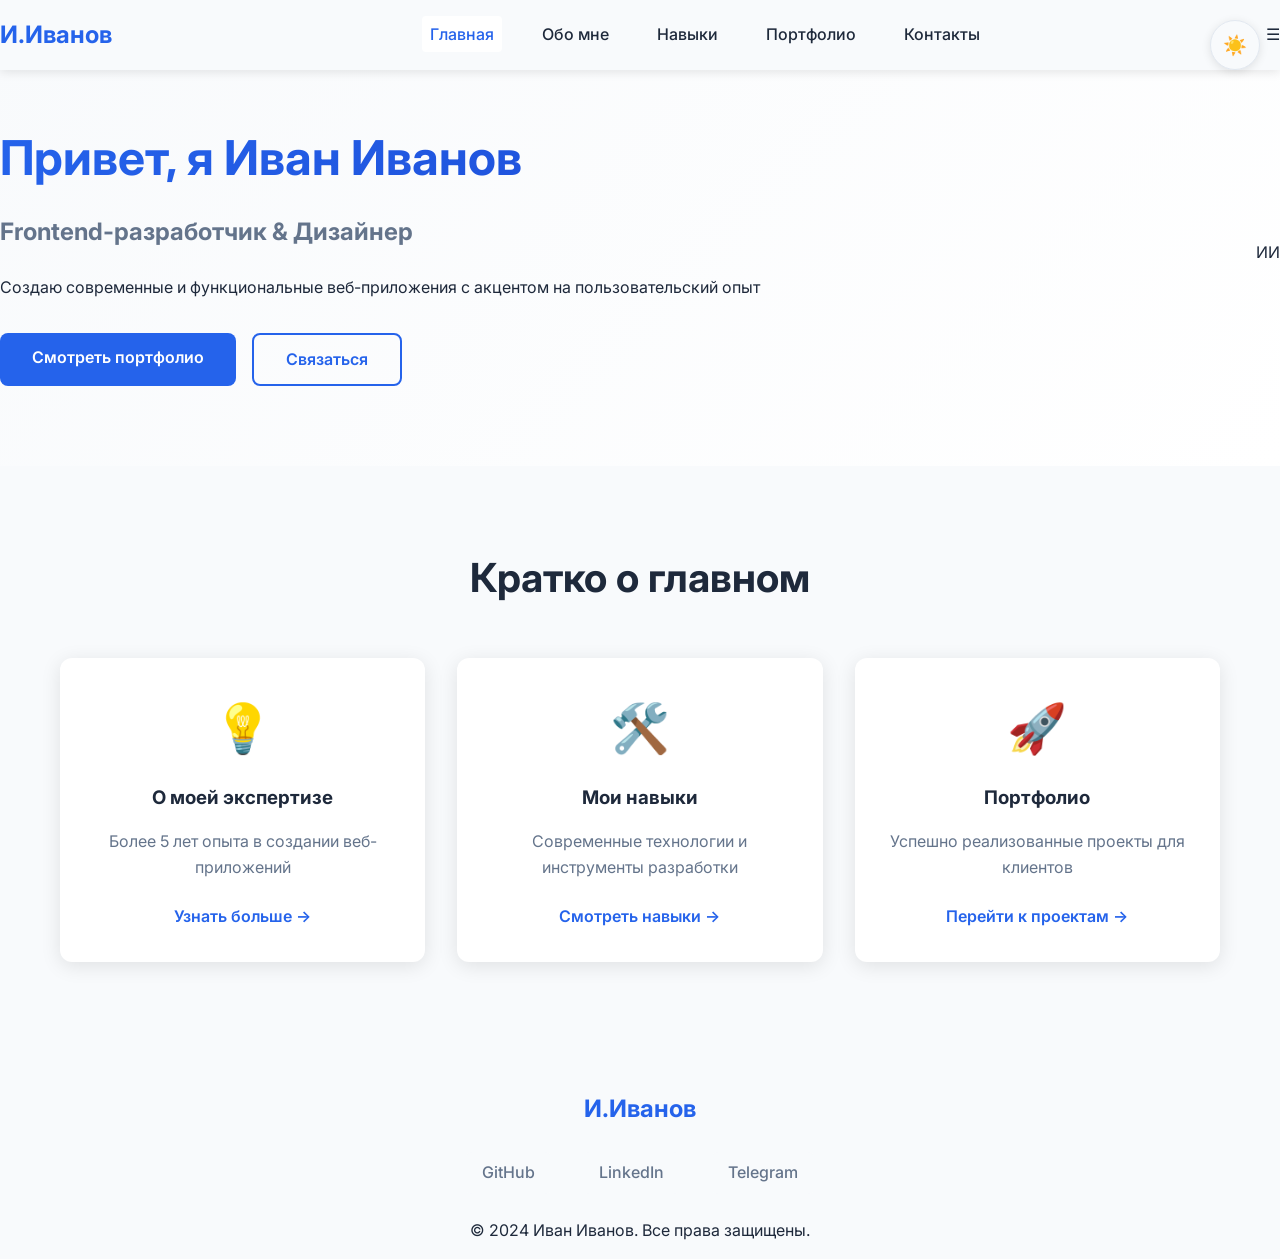
<file: index.html>
<!DOCTYPE html>
<html lang="ru">
<head>
    <meta charset="UTF-8">
    <meta name="viewport" content="width=device-width, initial-scale=1.0">
    <title>Портфолио - Главная</title>
    <link rel="stylesheet" href="style.css">
    <link href="https://fonts.googleapis.com/css2?family=Inter:wght@300;400;500;600;700&display=swap" rel="stylesheet">
</head>
<body class="light-theme">
    <!-- Переключатель темы -->
    <div class="theme-toggle">
        <button id="themeSwitch" class="theme-btn">
            <span class="sun">☀️</span>
            <span class="moon">🌙</span>
        </button>
    </div>

    <!-- Навигация -->
    <nav class="navbar">
        <div class="nav-container">
            <div class="logo">И.Иванов</div>
            <ul class="nav-menu">
                <li><a href="index.html" class="active">Главная</a></li>
                <li><a href="about.html">Обо мне</a></li>
                <li><a href="skills.html">Навыки</a></li>
                <li><a href="portfolio.html">Портфолио</a></li>
                <li><a href="contacts.html">Контакты</a></li>
            </ul>
            <div class="mobile-menu">☰</div>
        </div>
    </nav>

    <!-- Главная секция -->
    <section class="hero">
        <div class="hero-content">
            <div class="hero-text">
                <h1>Привет, я Иван Иванов</h1>
                <h2>Frontend-разработчик & Дизайнер</h2>
                <p>Создаю современные и функциональные веб-приложения с акцентом на пользовательский опыт</p>
                <div class="hero-buttons">
                    <a href="portfolio.html" class="btn btn-primary">Смотреть портфолио</a>
                    <a href="contacts.html" class="btn btn-secondary">Связаться</a>
                </div>
            </div>
            <div class="hero-image">
                <div class="avatar-placeholder">ИИ</div>
            </div>
        </div>
    </section>

    <!-- Краткие секции preview -->
    <section class="preview-section">
        <div class="container">
            <h2 class="section-title">Кратко о главном</h2>
            <div class="preview-grid">
                <div class="preview-card">
                    <div class="preview-icon">💡</div>
                    <h3>О моей экспертизе</h3>
                    <p>Более 5 лет опыта в создании веб-приложений</p>
                    <a href="about.html" class="link-more">Узнать больше →</a>
                </div>
                <div class="preview-card">
                    <div class="preview-icon">🛠️</div>
                    <h3>Мои навыки</h3>
                    <p>Современные технологии и инструменты разработки</p>
                    <a href="skills.html" class="link-more">Смотреть навыки →</a>
                </div>
                <div class="preview-card">
                    <div class="preview-icon">🚀</div>
                    <h3>Портфолио</h3>
                    <p>Успешно реализованные проекты для клиентов</p>
                    <a href="portfolio.html" class="link-more">Перейти к проектам →</a>
                </div>
            </div>
        </div>
    </section>

    <!-- Футер -->
    <footer class="footer">
        <div class="container">
            <div class="footer-content">
                <div class="footer-logo">И.Иванов</div>
                <div class="social-links">
                    <a href="#" class="social-link">GitHub</a>
                    <a href="#" class="social-link">LinkedIn</a>
                    <a href="#" class="social-link">Telegram</a>
                </div>
                <p>&copy; 2024 Иван Иванов. Все права защищены.</p>
            </div>
        </div>
    </footer>

    <script src="script.js"></script>
</body>
</html>

    <script src="script.js"></script>
</body>
</html>
</file>
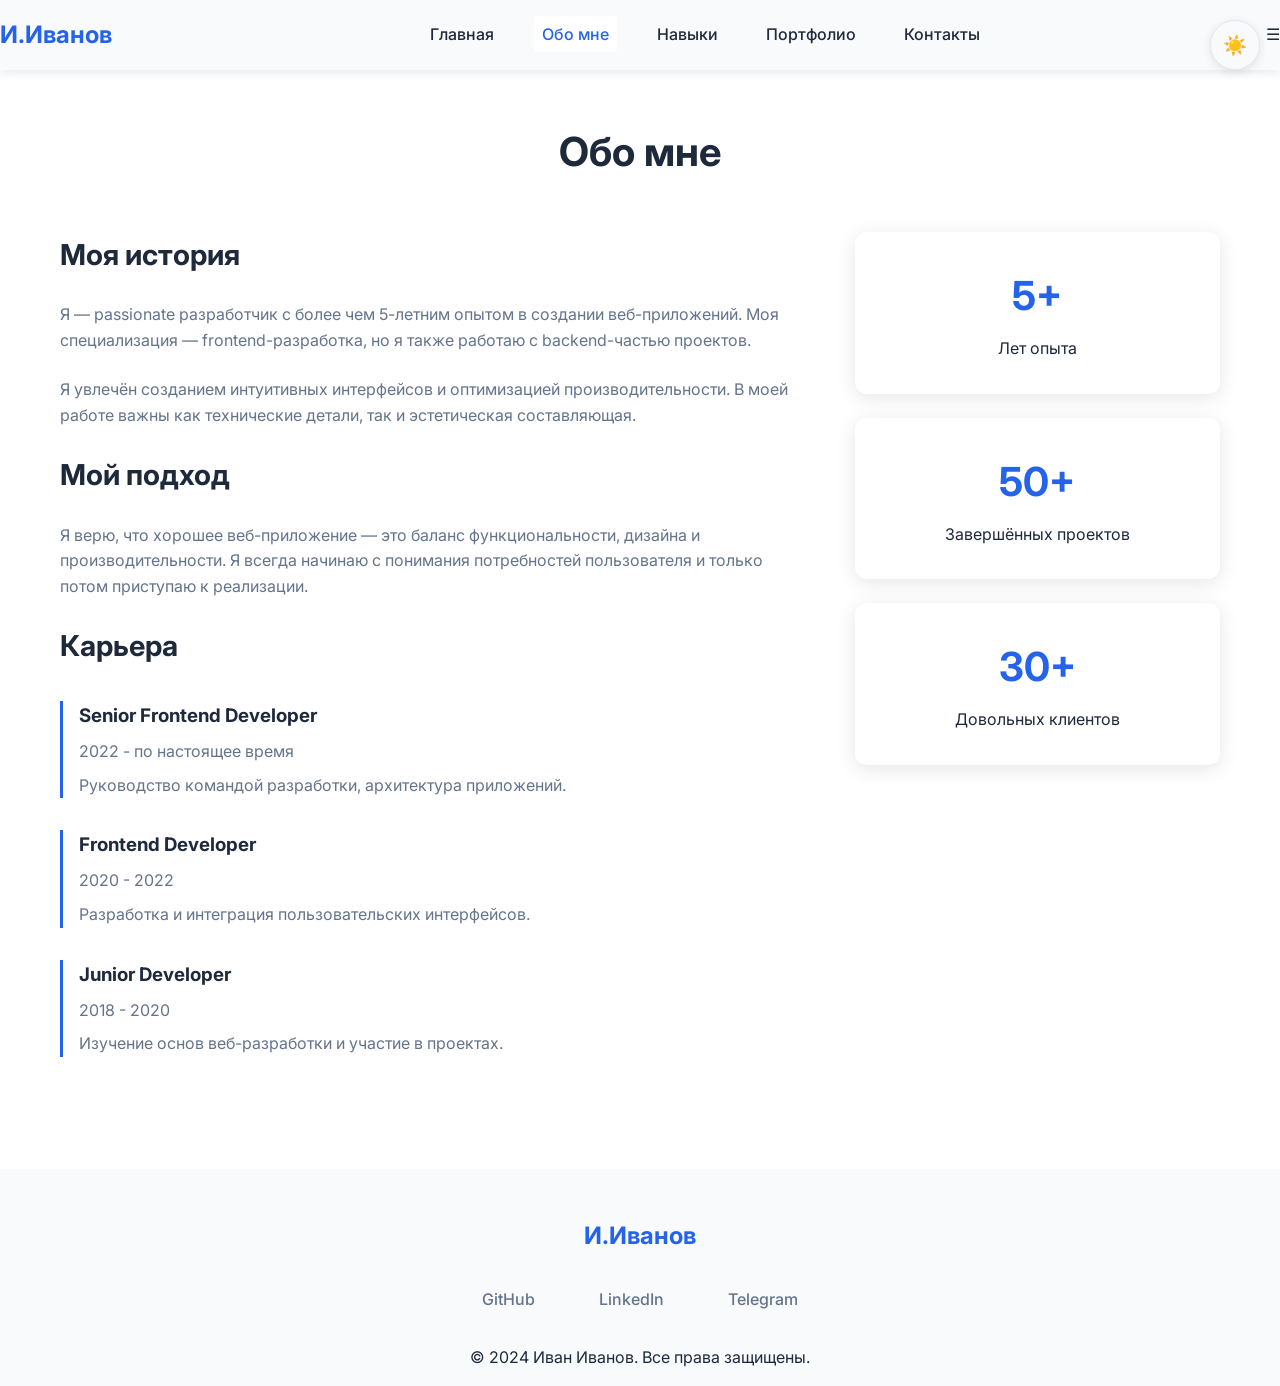
<file: about.html>
<!DOCTYPE html>
<html lang="ru">
<head>
    <meta charset="UTF-8">
    <meta name="viewport" content="width=device-width, initial-scale=1.0">
    <title>Портфолио - Обо мне</title>
    <link rel="stylesheet" href="style.css">
    <link href="https://fonts.googleapis.com/css2?family=Inter:wght@300;400;500;600;700&display=swap" rel="stylesheet">
</head>
<body class="light-theme">
    <!-- Переключатель темы -->
    <div class="theme-toggle">
        <button id="themeSwitch" class="theme-btn">
            <span class="sun">☀️</span>
            <span class="moon">🌙</span>
        </button>
    </div>

    <!-- Навигация -->
    <nav class="navbar">
        <div class="nav-container">
            <div class="logo">И.Иванов</div>
            <ul class="nav-menu">
                <li><a href="index.html">Главная</a></li>
                <li><a href="about.html" class="active">Обо мне</a></li>
                <li><a href="skills.html">Навыки</a></li>
                <li><a href="portfolio.html">Портфолио</a></li>
                <li><a href="contacts.html">Контакты</a></li>
            </ul>
            <div class="mobile-menu">☰</div>
        </div>
    </nav>

    <!-- Секция "Обо мне" -->
    <section class="page-section">
        <div class="container">
            <h1 class="page-title">Обо мне</h1>
            <div class="about-content">
                <div class="about-text">
                    <h2>Моя история</h2>
                    <p>Я — passionate разработчик с более чем 5-летним опытом в создании веб-приложений. Моя специализация — frontend-разработка, но я также работаю с backend-частью проектов.</p>
                    <p>Я увлечён созданием интуитивных интерфейсов и оптимизацией производительности. В моей работе важны как технические детали, так и эстетическая составляющая.</p>
                    
                    <h2>Мой подход</h2>
                    <p>Я верю, что хорошее веб-приложение — это баланс функциональности, дизайна и производительности. Я всегда начинаю с понимания потребностей пользователя и только потом приступаю к реализации.</p>
                    
                    <h2>Карьера</h2>
                    <div class="timeline">
                        <div class="timeline-item">
                            <h3>Senior Frontend Developer</h3>
                            <p>2022 - по настоящее время</p>
                            <p>Руководство командой разработки, архитектура приложений.</p>
                        </div>
                        <div class="timeline-item">
                            <h3>Frontend Developer</h3>
                            <p>2020 - 2022</p>
                            <p>Разработка и интеграция пользовательских интерфейсов.</p>
                        </div>
                        <div class="timeline-item">
                            <h3>Junior Developer</h3>
                            <p>2018 - 2020</p>
                            <p>Изучение основ веб-разработки и участие в проектах.</p>
                        </div>
                    </div>
                </div>
                <div class="about-stats">
                    <div class="stat-card">
                        <h3>5+</h3>
                        <p>Лет опыта</p>
                    </div>
                    <div class="stat-card">
                        <h3>50+</h3>
                        <p>Завершённых проектов</p>
                    </div>
                    <div class="stat-card">
                        <h3>30+</h3>
                        <p>Довольных клиентов</p>
                    </div>
                </div>
            </div>
        </div>
    </section>

    <!-- Футер -->
    <footer class="footer">
        <div class="container">
            <div class="footer-content">
                <div class="footer-logo">И.Иванов</div>
                <div class="social-links">
                    <a href="#" class="social-link">GitHub</a>
                    <a href="#" class="social-link">LinkedIn</a>
                    <a href="#" class="social-link">Telegram</a>
                </div>
                <p>&copy; 2024 Иван Иванов. Все права защищены.</p>
            </div>
        </div>
    </footer>

    <script src="script.js"></script>
</body>
</html>
</file>
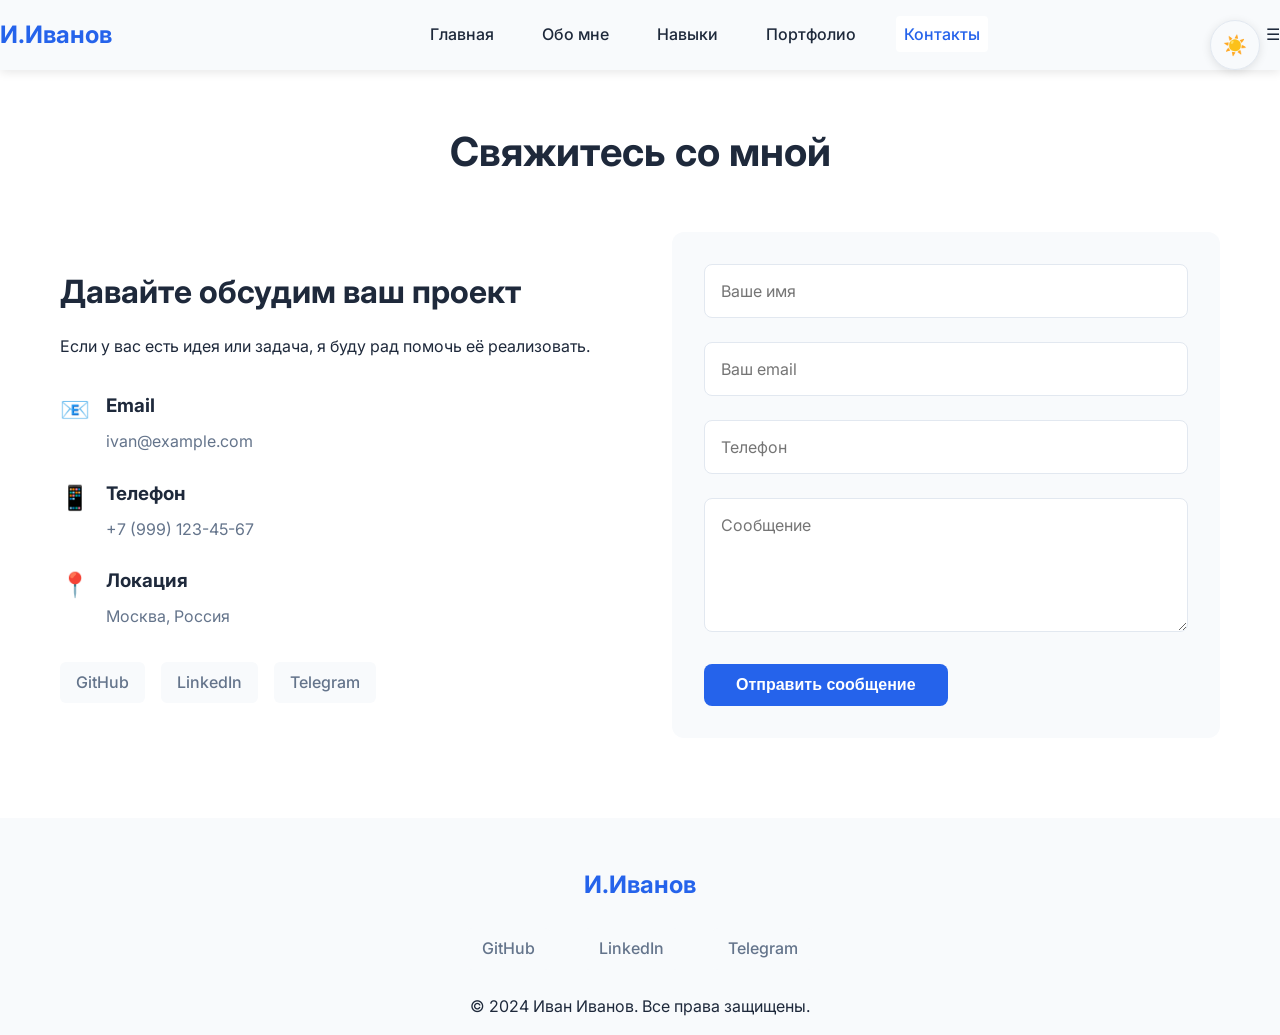
<file: contacts.html>
<!DOCTYPE html>
<html lang="ru">
<head>
    <meta charset="UTF-8">
    <meta name="viewport" content="width=device-width, initial-scale=1.0">
    <title>Портфолио - Контакты</title>
    <link rel="stylesheet" href="style.css">
    <link href="https://fonts.googleapis.com/css2?family=Inter:wght@300;400;500;600;700&display=swap" rel="stylesheet">
</head>
<body class="light-theme">
    <!-- Переключатель темы -->
    <div class="theme-toggle">
        <button id="themeSwitch" class="theme-btn">
            <span class="sun">☀️</span>
            <span class="moon">🌙</span>
        </button>
    </div>

    <!-- Навигация -->
    <nav class="navbar">
        <div class="nav-container">
            <div class="logo">И.Иванов</div>
            <ul class="nav-menu">
                <li><a href="index.html">Главная</a></li>
                <li><a href="about.html">Обо мне</a></li>
                <li><a href="skills.html">Навыки</a></li>
                <li><a href="portfolio.html">Портфолио</a></li>
                <li><a href="contacts.html" class="active">Контакты</a></li>
            </ul>
            <div class="mobile-menu">☰</div>
        </div>
    </nav>

    <!-- Секция "Контакты" -->
    <section class="page-section">
        <div class="container">
            <h1 class="page-title">Свяжитесь со мной</h1>
            <div class="contact-content">
                <div class="contact-info">
                    <h2>Давайте обсудим ваш проект</h2>
                    <p>Если у вас есть идея или задача, я буду рад помочь её реализовать.</p>
                    
                    <div class="contact-details">
                        <div class="contact-item">
                            <span>📧</span>
                            <div>
                                <h3>Email</h3>
                                <p>ivan@example.com</p>
                            </div>
                        </div>
                        <div class="contact-item">
                            <span>📱</span>
                            <div>
                                <h3>Телефон</h3>
                                <p>+7 (999) 123-45-67</p>
                            </div>
                        </div>
                        <div class="contact-item">
                            <span>📍</span>
                            <div>
                                <h3>Локация</h3>
                                <p>Москва, Россия</p>
                            </div>
                        </div>
                    </div>
                    
                    <div class="social-links-large">
                        <a href="#" class="social-link">GitHub</a>
                        <a href="#" class="social-link">LinkedIn</a>
                        <a href="#" class="social-link">Telegram</a>
                    </div>
                </div>
                
                <form class="contact-form">
                    <div class="form-group">
                        <input type="text" placeholder="Ваше имя" required>
                    </div>
                    <div class="form-group">
                        <input type="email" placeholder="Ваш email" required>
                    </div>
                    <div class="form-group">
                        <input type="tel" placeholder="Телефон">
                    </div>
                    <div class="form-group">
                        <textarea placeholder="Сообщение" rows="5" required></textarea>
                    </div>
                    <button type="submit" class="btn btn-primary">Отправить сообщение</button>
                </form>
            </div>
        </div>
    </section>

    <!-- Футер -->
    <footer class="footer">
        <div class="container">
            <div class="footer-content">
                <div class="footer-logo">И.Иванов</div>
                <div class="social-links">
                    <a href="#" class="social-link">GitHub</a>
                    <a href="#" class="social-link">LinkedIn</a>
                    <a href="#" class="social-link">Telegram</a>
                </div>
                <p>&copy; 2024 Иван Иванов. Все права защищены.</p>
            </div>
        </div>
    </footer>

    <script src="script.js"></script>
</body>
</html>
</file>
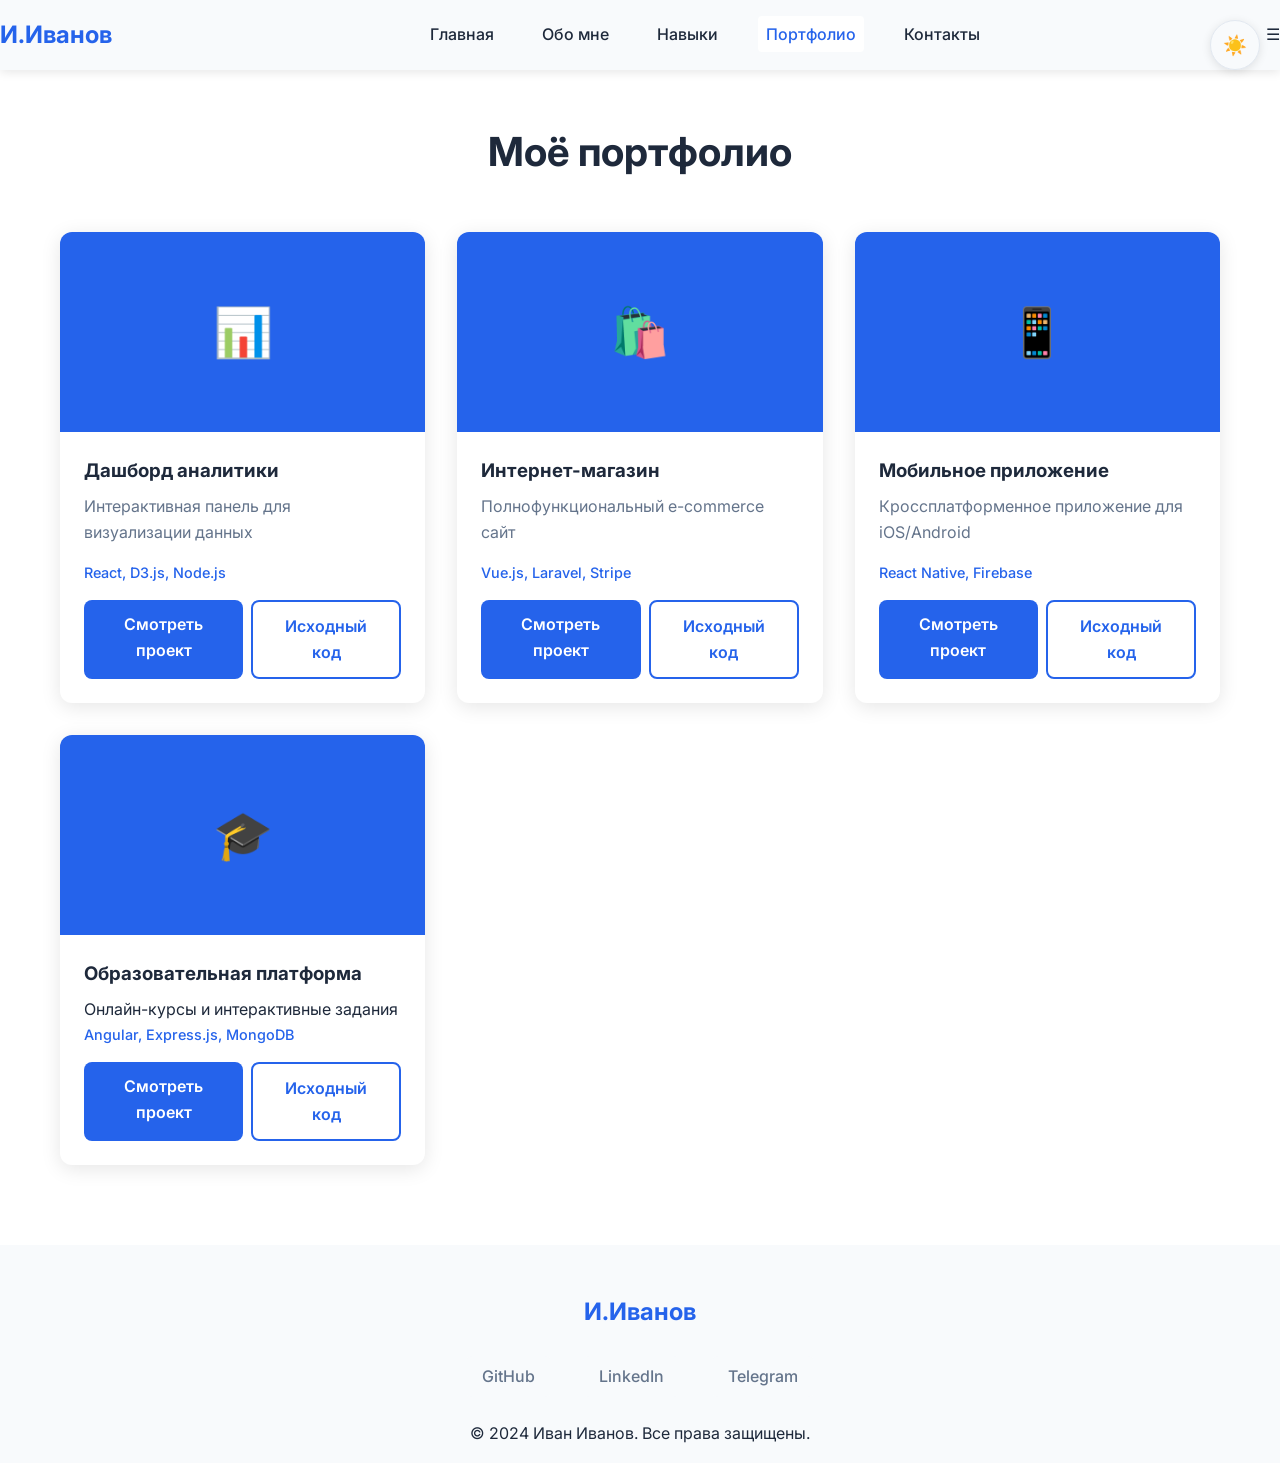
<file: portfolio.html>
<!DOCTYPE html>
<html lang="ru">
<head>
    <meta charset="UTF-8">
    <meta name="viewport" content="width=device-width, initial-scale=1.0">
    <title>Портфолио - Проекты</title>
    <link rel="stylesheet" href="style.css">
    <link href="https://fonts.googleapis.com/css2?family=Inter:wght@300;400;500;600;700&display=swap" rel="stylesheet">
</head>
<body class="light-theme">
    <!-- Переключатель темы -->
    <div class="theme-toggle">
        <button id="themeSwitch" class="theme-btn">
            <span class="sun">☀️</span>
            <span class="moon">🌙</span>
        </button>
    </div>

    <!-- Навигация -->
    <nav class="navbar">
        <div class="nav-container">
            <div class="logo">И.Иванов</div>
            <ul class="nav-menu">
                <li><a href="index.html">Главная</a></li>
                <li><a href="about.html">Обо мне</a></li>
                <li><a href="skills.html">Навыки</a></li>
                <li><a href="portfolio.html" class="active">Портфолио</a></li>
                <li><a href="contacts.html">Контакты</a></li>
            </ul>
            <div class="mobile-menu">☰</div>
        </div>
    </nav>

    <!-- Секция "Портфолио" -->
    <section class="page-section">
        <div class="container">
            <h1 class="page-title">Моё портфолио</h1>
            <div class="projects-grid">
                <div class="project-card">
                    <div class="project-image">📊</div>
                    <div class="project-info">
                        <h3>Дашборд аналитики</h3>
                        <p>Интерактивная панель для визуализации данных</p>
                        <div class="project-tech">React, D3.js, Node.js</div>
                        <div class="project-links">
                            <a href="#" class="btn btn-primary">Смотреть проект</a>
                            <a href="#" class="btn btn-secondary">Исходный код</a>
                        </div>
                    </div>
                </div>
                <div class="project-card">
                    <div class="project-image">🛍️</div>
                    <div class="project-info">
                        <h3>Интернет-магазин</h3>
                        <p>Полнофункциональный e-commerce сайт</p>
                        <div class="project-tech">Vue.js, Laravel, Stripe</div>
                        <div class="project-links">
                            <a href="#" class="btn btn-primary">Смотреть проект</a>
                            <a href="#" class="btn btn-secondary">Исходный код</a>
                        </div>
                    </div>
                </div>
                <div class="project-card">
                    <div class="project-image">📱</div>
                    <div class="project-info">
                        <h3>Мобильное приложение</h3>
                        <p>Кроссплатформенное приложение для iOS/Android</p>
                        <div class="project-tech">React Native, Firebase</div>
                        <div class="project-links">
                            <a href="#" class="btn btn-primary">Смотреть проект</a>
                            <a href="#" class="btn btn-secondary">Исходный код</a>
                        </div>
                    </div>
                </div>
                <div class="project-card">
                    <div class="project-image">🎓</div>
                    <div class="project-info">
                        <h3>Образовательная платформа</h3>
                        <n>Онлайн-курсы и интерактивные задания</n>
                        <div class="project-tech">Angular, Express.js, MongoDB</div>
                        <div class="project-links">
                            <a href="#" class="btn btn-primary">Смотреть проект</a>
                            <a href="#" class="btn btn-secondary">Исходный код</a>
                        </div>
                    </div>
                </div>
            </div>
        </div>
    </section>

    <!-- Футер -->
    <footer class="footer">
        <div class="container">
            <div class="footer-content">
                <div class="footer-logo">И.Иванов</div>
                <div class="social-links">
                    <a href="#" class="social-link">GitHub</a>
                    <a href="#" class="social-link">LinkedIn</a>
                    <a href="#" class="social-link">Telegram</a>
                </div>
                <p>&copy; 2024 Иван Иванов. Все права защищены.</p>
            </div>
        </div>
    </footer>

    <script src="script.js"></script>
</body>
</html>
</file>
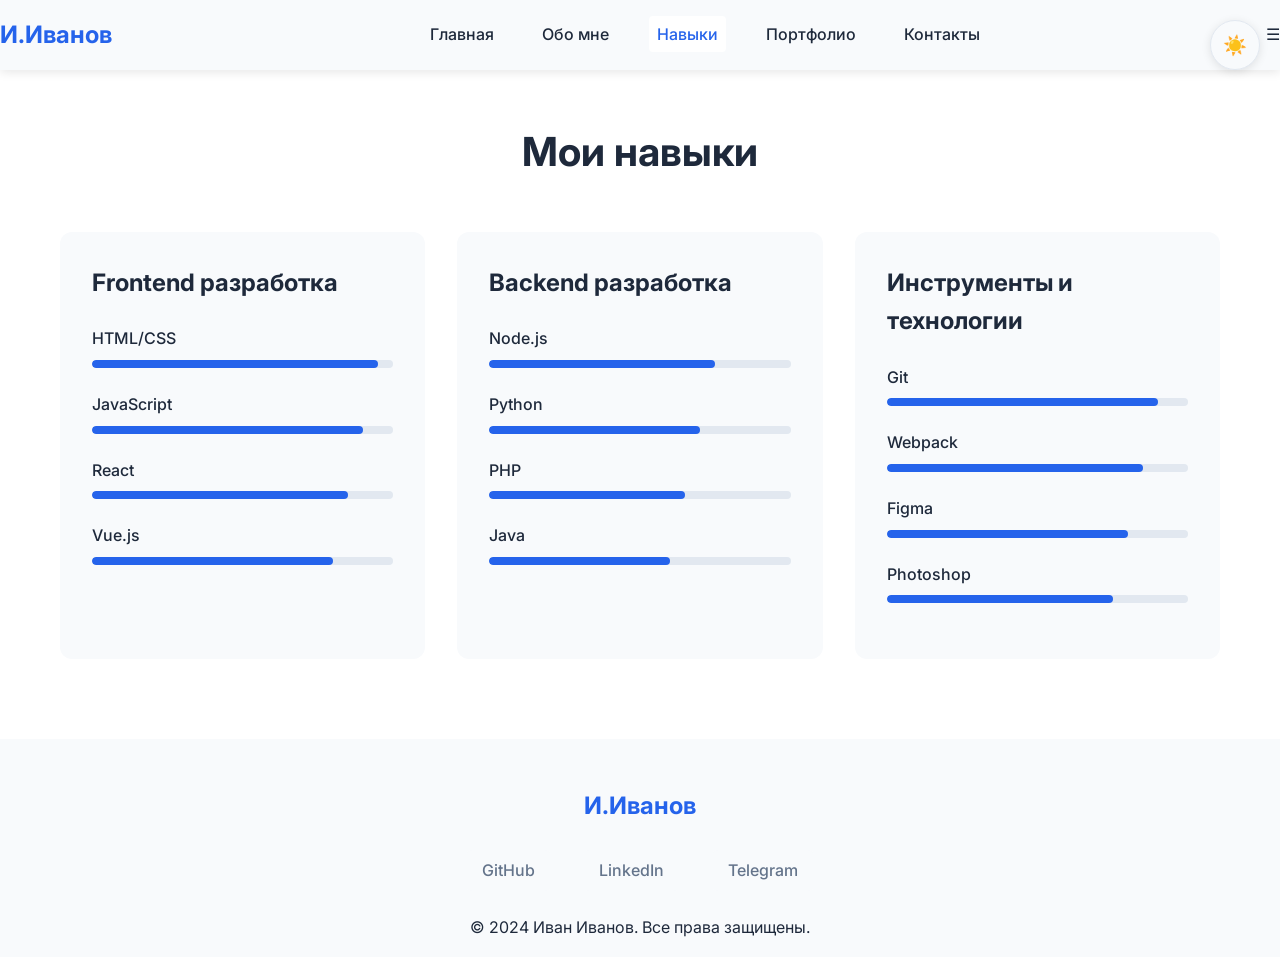
<file: skills.html>
<!DOCTYPE html>
<html lang="ru">
<head>
    <meta charset="UTF-8">
    <meta name="viewport" content="width=device-width, initial-scale=1.0">
    <title>Портфолио - Навыки</title>
    <link rel="stylesheet" href="style.css">
    <link href="https://fonts.googleapis.com/css2?family=Inter:wght@300;400;500;600;700&display=swap" rel="stylesheet">
</head>
<body class="light-theme">
    <!-- Переключатель темы -->
    <div class="theme-toggle">
        <button id="themeSwitch" class="theme-btn">
            <span class="sun">☀️</span>
            <span class="moon">🌙</span>
        </button>
    </div>

    <!-- Навигация -->
    <nav class="navbar">
        <div class="nav-container">
            <div class="logo">И.Иванов</div>
            <ul class="nav-menu">
                <li><a href="index.html">Главная</a></li>
                <li><a href="about.html">Обо мне</a></li>
                <li><a href="skills.html" class="active">Навыки</a></li>
                <li><a href="portfolio.html">Портфолио</a></li>
                <li><a href="contacts.html">Контакты</a></li>
            </ul>
            <div class="mobile-menu">☰</div>
        </div>
    </nav>

    <!-- Секция "Навыки" -->
    <section class="page-section">
        <div class="container">
            <h1 class="page-title">Мои навыки</h1>
            <div class="skills-content">
                <div class="skill-category">
                    <h2>Frontend разработка</h2>
                    <div class="skill-item">
                        <span>HTML/CSS</span>
                        <div class="skill-bar"><div class="skill-fill" data-width="95"></div></div>
                    </div>
                    <div class="skill-item">
                        <span>JavaScript</span>
                        <div class="skill-bar"><div class="skill-fill" data-width="90"></div></div>
                    </div>
                    <div class="skill-item">
                        <span>React</span>
                        <div class="skill-bar"><div class="skill-fill" data-width="85"></div></div>
                    </div>
                    <div class="skill-item">
                        <span>Vue.js</span>
                        <div class="skill-bar"><div class="skill-fill" data-width="80"></div></div>
                    </div>
                </div>
                <div class="skill-category">
                    <h2>Backend разработка</h2>
                    <div class="skill-item">
                        <span>Node.js</span>
                        <div class="skill-bar"><div class="skill-fill" data-width="75"></div></div>
                    </div>
                    <div class="skill-item">
                        <span>Python</span>
                        <div class="skill-bar"><div class="skill-fill" data-width="70"></div></div>
                    </div>
                    <div class="skill-item">
                        <span>PHP</span>
                        <div class="skill-bar"><div class="skill-fill" data-width="65"></div></div>
                    </div>
                    <div class="skill-item">
                        <span>Java</span>
                        <div class="skill-bar"><div class="skill-fill" data-width="60"></div></div>
                    </div>
                </div>
                <div class="skill-category">
                    <h2>Инструменты и технологии</h2>
                    <div class="skill-item">
                        <span>Git</span>
                        <div class="skill-bar"><div class="skill-fill" data-width="90"></div></div>
                    </div>
                    <div class="skill-item">
                        <span>Webpack</span>
                        <div class="skill-bar"><div class="skill-fill" data-width="85"></div></div>
                    </div>
                    <div class="skill-item">
                        <span>Figma</span>
                        <div class="skill-bar"><div class="skill-fill" data-width="80"></div></div>
                    </div>
                    <div class="skill-item">
                        <span>Photoshop</span>
                        <div class="skill-bar"><div class="skill-fill" data-width="75"></div></div>
                    </div>
                </div>
            </div>
        </div>
    </section>

    <!-- Футер -->
    <footer class="footer">
        <div class="container">
            <div class="footer-content">
                <div class="footer-logo">И.Иванов</div>
                <div class="social-links">
                    <a href="#" class="social-link">GitHub</a>
                    <a href="#" class="social-link">LinkedIn</a>
                    <a href="#" class="social-link">Telegram</a>
                </div>
                <p>&copy; 2024 Иван Иванов. Все права защищены.</p>
            </div>
        </div>
    </footer>

    <script src="script.js"></script>
</body>
</html>
</file>
<file: style.css>
/* CSS Variables для тем */
:root {
    --bg-primary: #ffffff;
    --bg-secondary: #f8fafc;
    --text-primary: #1e293b;
    --text-secondary: #64748b;
    --accent: #2563eb;
    --accent-dark: #1d4ed8;
    --border: #e2e8f0;
    --shadow: rgba(0, 0, 0, 0.1);
}

.dark-theme {
    --bg-primary: #0f172a;
    --bg-secondary: #1e293b;
    --text-primary: #f1f5f9;
    --text-secondary: #94a3b8;
    --accent: #3b82f6;
    --accent-dark: #2563eb;
    --border: #334155;
    --shadow: rgba(0, 0, 0, 0.3);
}

/* Базовые стили */
* {
    margin: 0;
    padding: 0;
    box-sizing: border-box;
    transition: background-color 0.3s ease, color 0.3s ease;
}

body {
    font-family: 'Inter', sans-serif;
    line-height: 1.6;
    background-color: var(--bg-primary);
    color: var(--text-primary);
}

.container {
    width: 100%;
    max-width: 1200px;
    margin: 0 auto;
    padding: 0 20px;
}

/* Переключатель темы */
.theme-toggle {
    position: fixed;
    top: 20px;
    right: 20px;
    z-index: 1000;
}

.theme-btn {
    background: var(--bg-secondary);
    border: 1px solid var(--border);
    border-radius: 50%;
    width: 50px;
    height: 50px;
    cursor: pointer;
    display: flex;
    align-items: center;
    justify-content: center;
    font-size: 1.2rem;
    box-shadow: 0 2px 10px var(--shadow);
}

.theme-btn .moon {
    display: none;
}

.dark-theme .theme-btn .sun {
    display: none;
}

.dark-theme .theme-btn .moon {
    display: block;
}

/* Навигация */
.navbar {
    background: var(--bg-secondary);
    position: fixed;
    width: 100%;
    top: 0;
    z-index: 999;
    box-shadow: 0 2px 10px var(--shadow);
}

.nav-container {
    display: flex;
    justify-content: space-between;
    align-items: center;
    padding: 1rem 0;
}

.logo {
    font-size: 1.5rem;
    font-weight: 700;
    color: var(--accent);
}

.nav-menu {
    display: flex;
    list-style: none;
}

.nav-menu li {
    margin-left: 2rem;
}

.nav-menu a {
    text-decoration: none;
    color: var(--text-primary);
    font-weight: 500;
    transition: color 0.3s;
    padding: 0.5rem;
    border-radius: 4px;
}

.nav-menu a:hover,
.nav-menu a.active {
    color: var(--accent);
    background: var(--bg-primary);
}

/* Главная секция */
.hero {
    padding: 120px 0 80px;
    background: linear-gradient(135deg, var(--bg-secondary) 0%, var(--bg-primary) 100%);
}

.hero-content {
    display: flex;
    align-items: center;
    justify-content: space-between;
    gap: 4rem;
}

.hero-text h1 {
    font-size: 3rem;
    margin-bottom: 1rem;
    background: linear-gradient(135deg, var(--accent) 0%, var(--accent-dark) 100%);
    -webkit-background-clip: text;
    -webkit-text-fill-color: transparent;
}

.hero-text h2 {
    font-size: 1.5rem;
    color: var(--text-secondary);
    margin-bottom: 1.5rem;
}

.hero-buttons {
    display: flex;
    gap: 1rem;
    margin-top: 2rem;
}

/* Кнопки */
.btn {
    padding: 0.75rem 2rem;
    border-radius: 8px;
    text-decoration: none;
    font-weight: 600;
    cursor: pointer;
    transition: all 0.3s;
    border: none;
    font-size: 1rem;
    display: inline-block;
    text-align: center;
}

.btn-primary {
    background: var(--accent);
    color: white;
}

.btn-primary:hover {
    background: var(--accent-dark);
    transform: translateY(-2px);
}

.btn-secondary {
    background: transparent;
    color: var(--accent);
    border: 2px solid var(--accent);
}

.btn-secondary:hover {
    background: var(--accent);
    color: white;
}

/* Общие стили для секций */
.section-title {
    text-align: center;
    font-size: 2.5rem;
    margin-bottom: 3rem;
    color: var(--text-primary);
}

.page-section {
    padding: 120px 0 80px;
}

.page-title {
    text-align: center;
    font-size: 2.5rem;
    margin-bottom: 3rem;
    color: var(--text-primary);
}

/* Превью секции */
.preview-section {
    background: var(--bg-secondary);
    padding: 80px 0;
}

.preview-grid {
    display: grid;
    grid-template-columns: repeat(auto-fit, minmax(300px, 1fr));
    gap: 2rem;
}

.preview-card {
    background: var(--bg-primary);
    padding: 2rem;
    border-radius: 12px;
    text-align: center;
    box-shadow: 0 4px 20px var(--shadow);
    transition: transform 0.3s;
}

.preview-card:hover {
    transform: translateY(-5px);
}

.preview-icon {
    font-size: 3rem;
    margin-bottom: 1rem;
}

.preview-card h3 {
    margin-bottom: 1rem;
    color: var(--text-primary);
}

.preview-card p {
    color: var(--text-secondary);
    margin-bottom: 1.5rem;
}

.link-more {
    color: var(--accent);
    text-decoration: none;
    font-weight: 600;
}

.link-more:hover {
    text-decoration: underline;
}

/* О секции */
.about-content {
    display: grid;
    grid-template-columns: 2fr 1fr;
    gap: 4rem;
    align-items: start;
}

.about-text h2 {
    font-size: 1.8rem;
    margin-bottom: 1.5rem;
    color: var(--text-primary);
}

.about-text p {
    margin-bottom: 1.5rem;
    color: var(--text-secondary);
}

.timeline {
    margin-top: 2rem;
}

.timeline-item {
    margin-bottom: 2rem;
    padding-left: 1rem;
    border-left: 3px solid var(--accent);
}

.timeline-item h3 {
    color: var(--text-primary);
    margin-bottom: 0.5rem;
}

.timeline-item p {
    color: var(--text-secondary);
    margin-bottom: 0.5rem;
}

.about-stats {
    display: grid;
    gap: 1.5rem;
}

.stat-card {
    background: var(--bg-primary);
    padding: 2rem;
    border-radius: 12px;
    text-align: center;
    box-shadow: 0 4px 20px var(--shadow);
}

.stat-card h3 {
    font-size: 2.5rem;
    color: var(--accent);
    margin-bottom: 0.5rem;
}

/* Навыки */
.skills-content {
    display: grid;
    grid-template-columns: repeat(auto-fit, minmax(300px, 1fr));
    gap: 2rem;
}

.skill-category {
    background: var(--bg-secondary);
    padding: 2rem;
    border-radius: 12px;
}

.skill-category h2 {
    margin-bottom: 1.5rem;
    color: var(--text-primary);
    font-size: 1.5rem;
}

.skill-item {
    margin-bottom: 1.5rem;
}

.skill-item span {
    display: block;
    margin-bottom: 0.5rem;
    font-weight: 500;
}

.skill-bar {
    height: 8px;
    background: var(--border);
    border-radius: 4px;
    overflow: hidden;
}

.skill-fill {
    height: 100%;
    background: var(--accent);
    border-radius: 4px;
    width: 0;
    transition: width 1.5s ease;
}

/* Портфолио */
.projects-grid {
    display: grid;
    grid-template-columns: repeat(auto-fit, minmax(300px, 1fr));
    gap: 2rem;
}

.project-card {
    background: var(--bg-primary);
    border-radius: 12px;
    overflow: hidden;
    box-shadow: 0 4px 20px var(--shadow);
    transition: transform 0.3s;
}

.project-card:hover {
    transform: translateY(-5px);
}

.project-image {
    height: 200px;
    background: var(--accent);
    display: flex;
    align-items: center;
    justify-content: center;
    font-size: 3rem;
    color: white;
}

.project-info {
    padding: 1.5rem;
}

.project-info h3 {
    margin-bottom: 0.5rem;
    color: var(--text-primary);
}

.project-info p {
    color: var(--text-secondary);
    margin-bottom: 1rem;
}

.project-tech {
    font-size: 0.9rem;
    color: var(--accent);
    font-weight: 500;
    margin-bottom: 1rem;
}

.project-links {
    display: flex;
    gap: 0.5rem;
}

/* Контакты */
.contact-content {
    display: grid;
    grid-template-columns: 1fr 1fr;
    gap: 4rem;
    align-items: center;
}

.contact-info h2 {
    font-size: 2rem;
    margin-bottom: 1rem;
    color: var(--text-primary);
}

.contact-details {
    margin: 2rem 0;
}

.contact-item {
    display: flex;
    align-items: flex-start;
    gap: 1rem;
    margin-bottom: 1.5rem;
}

.contact-item span {
    font-size: 1.5rem;
}

.contact-item h3 {
    margin-bottom: 0.5rem;
    color: var(--text-primary);
}

.contact-item p {
    color: var(--text-secondary);
}

.social-links-large {
    display: flex;
    gap: 1rem;
    margin-top: 2rem;
}

.social-link {
    display: inline-block;
    padding: 0.5rem 1rem;
    background: var(--bg-secondary);
    color: var(--text-primary);
    text-decoration: none;
    border-radius: 6px;
    transition: all 0.3s;
}

.social-link:hover {
    background: var(--accent);
    color: white;
}

.contact-form {
    background: var(--bg-secondary);
    padding: 2rem;
    border-radius: 12px;
}

.form-group {
    margin-bottom: 1.5rem;
}

.form-group input,
.form-group textarea {
    width: 100%;
    padding: 1rem;
    border: 1px solid var(--border);
    border-radius: 8px;
    background: var(--bg-primary);
    color: var(--text-primary);
    font-family: inherit;
    font-size: 1rem;
}

.form-group input:focus,
.form-group textarea:focus {
    outline: none;
    border-color: var(--accent);
}

/* Футер */
.footer {
    background: var(--bg-secondary);
    padding: 3rem 0 1rem;
}

.footer-content {
    text-align: center;
}

.footer-logo {
    font-size: 1.5rem;
    font-weight: 700;
    color: var(--accent);
    margin-bottom: 1rem;
}

.social-links {
    display: flex;
    justify-content: center;
    gap: 2rem;
    margin: 1.5rem 0;
}

.social-link {
    text-decoration: none;
    color: var(--text-secondary);
    font-weight: 500;
    transition: color 0.3s;
}

.social-link:hover {
    color: var(--accent);
}

/* Адаптивность */
@media (max-width: 768px) {
    .hero-content {
        flex-direction: column;
        text-align: center;
    }
    
    .hero-text h1 {
        font-size: 2rem;
    }
    
    .hero-buttons {
        justify-content: center;
    }
    
    .about-content {
        grid-template-columns: 1fr;
    }
    
    .contact-content {
        grid-template-columns: 1fr;
    }
    
    .nav-menu {
        display: none;
    }
    
    .mobile-menu {
        display: block;
        font-size: 1.5rem;
        cursor: pointer;
    }
    
    .page-title, .section-title {
        font-size: 2rem;
    }
}
</file>
